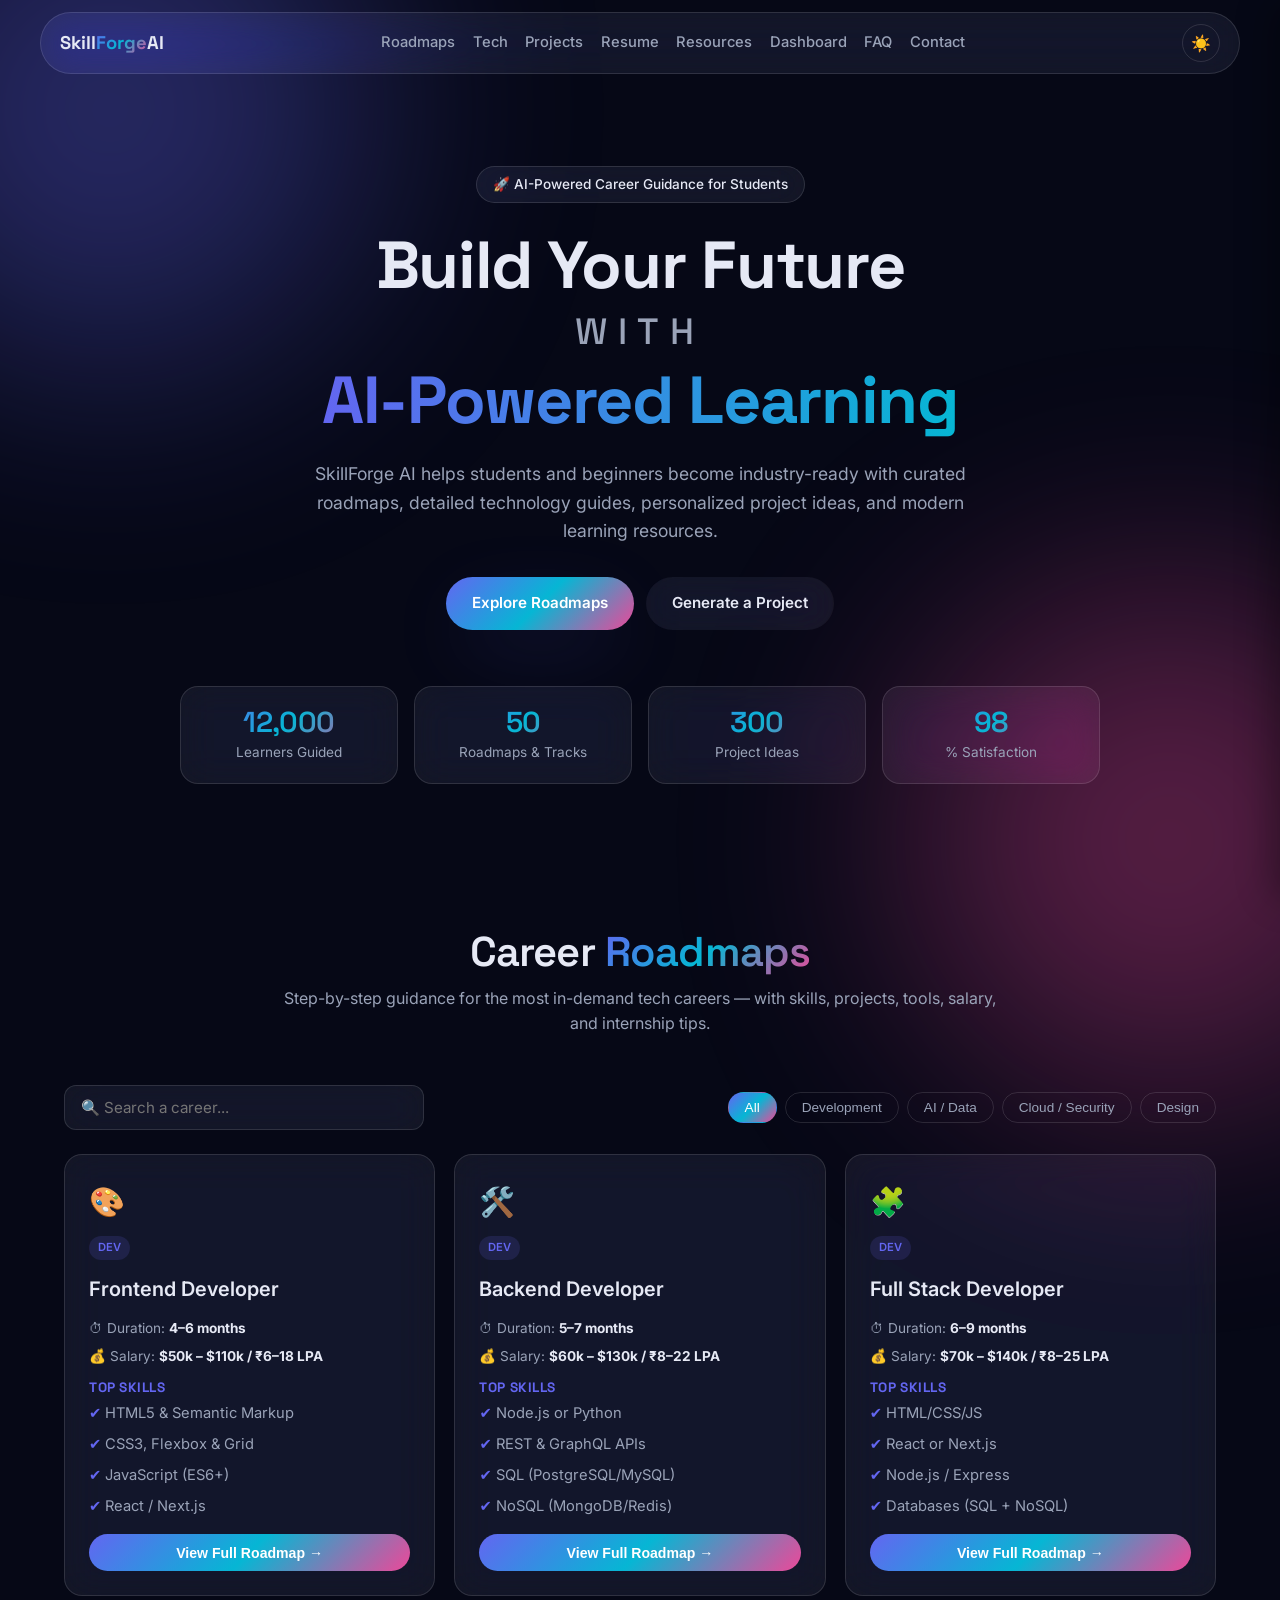
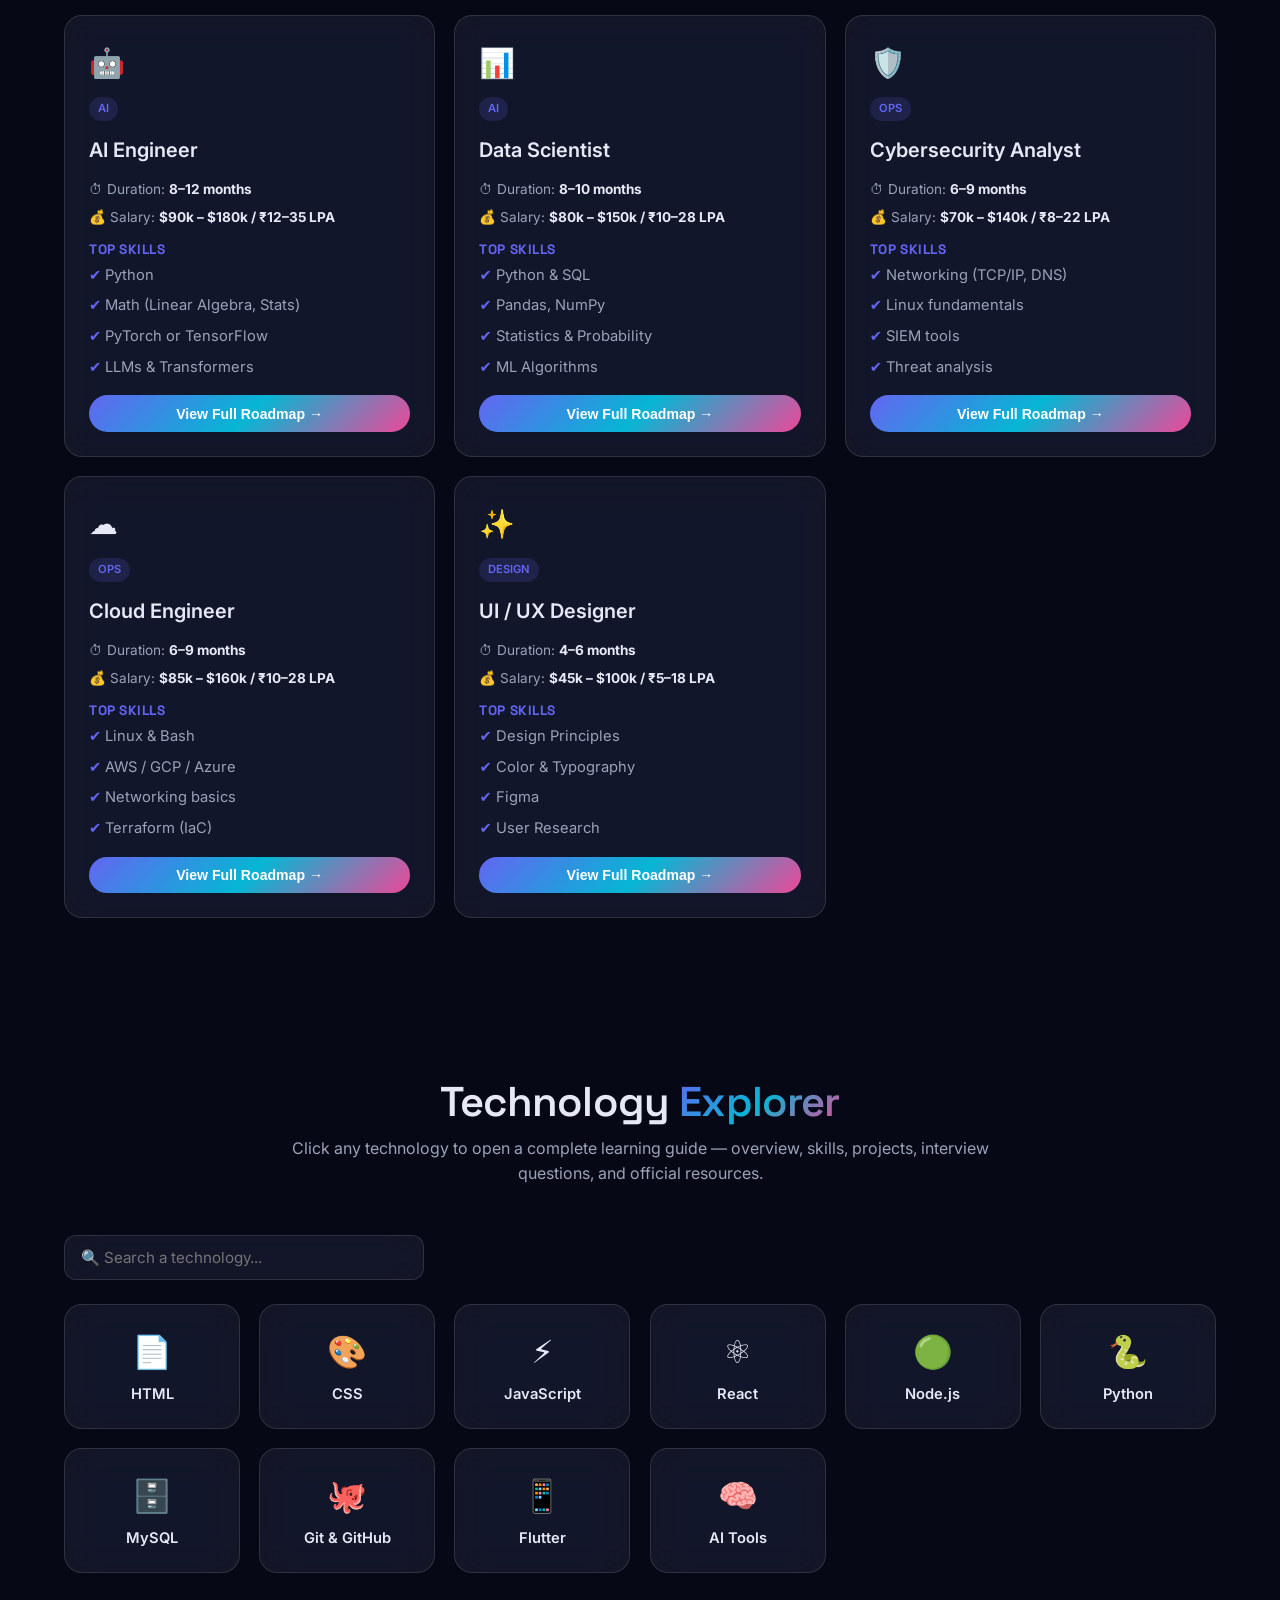
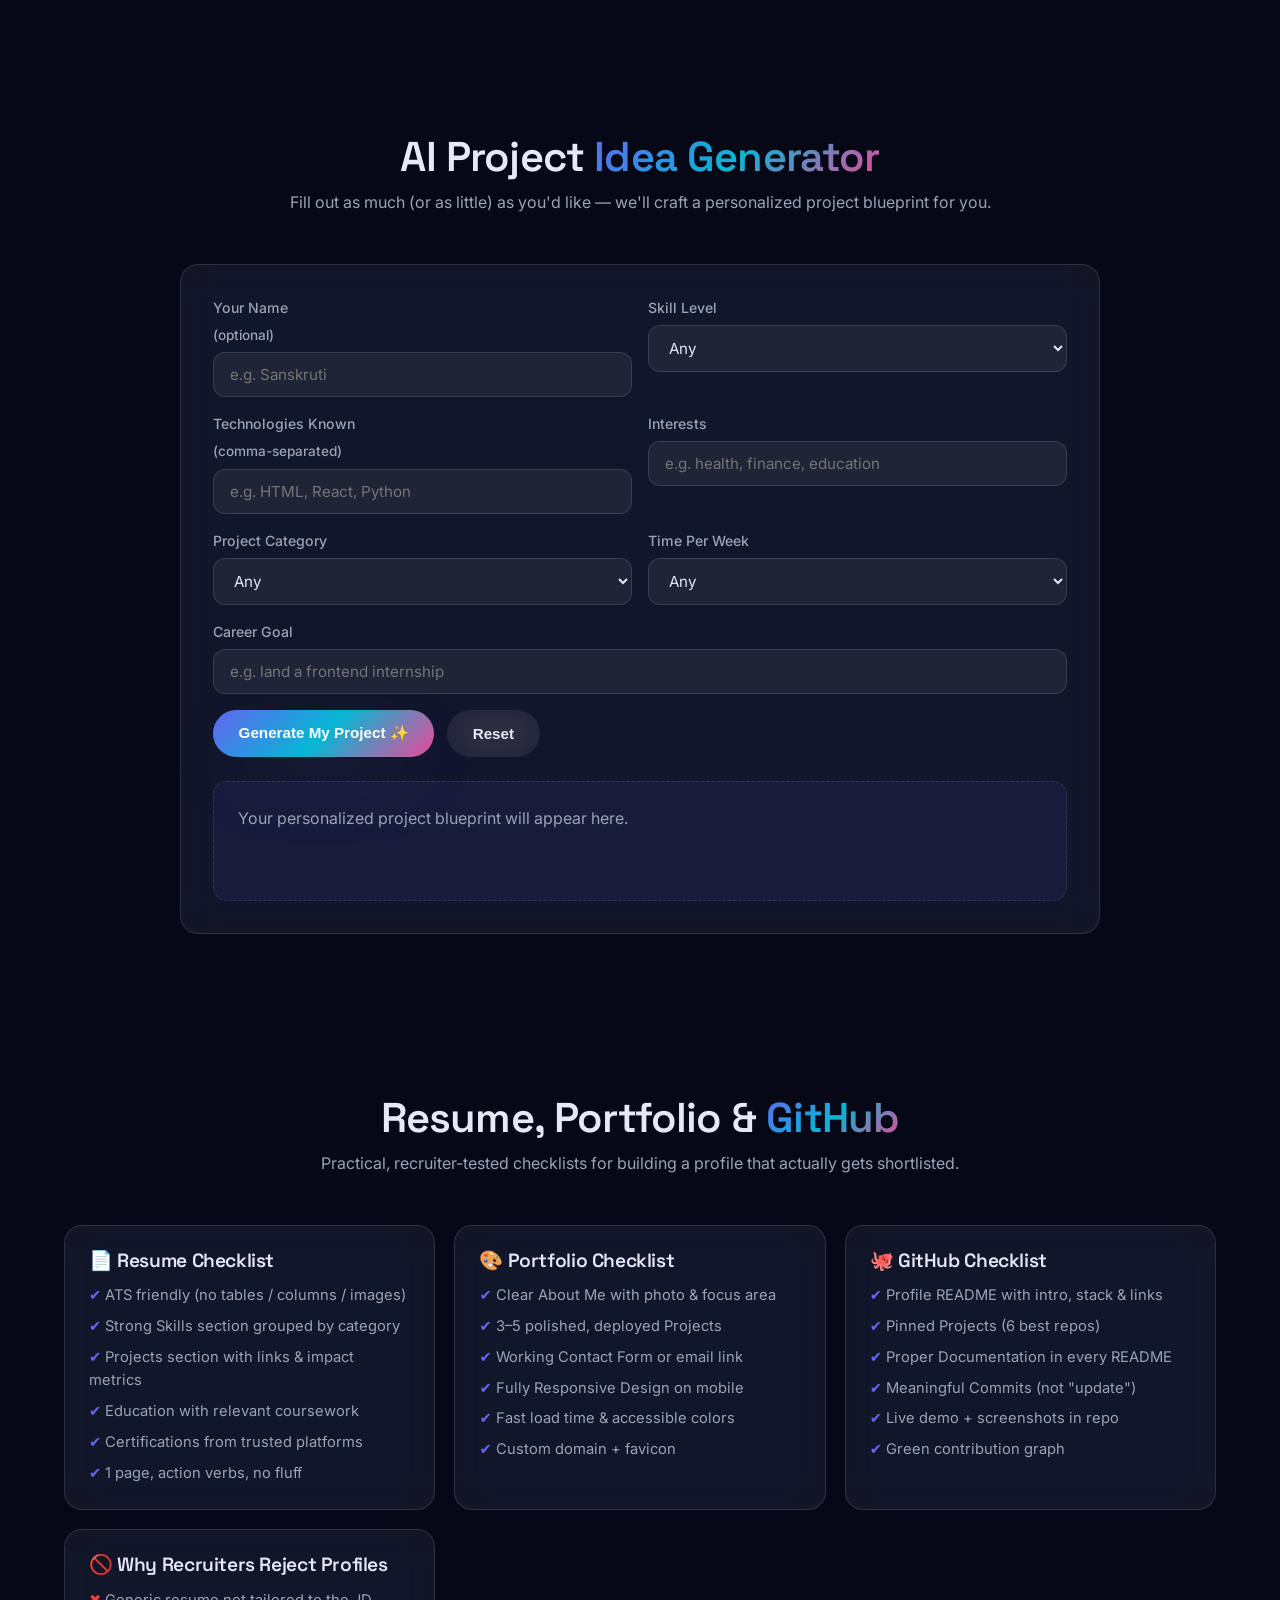
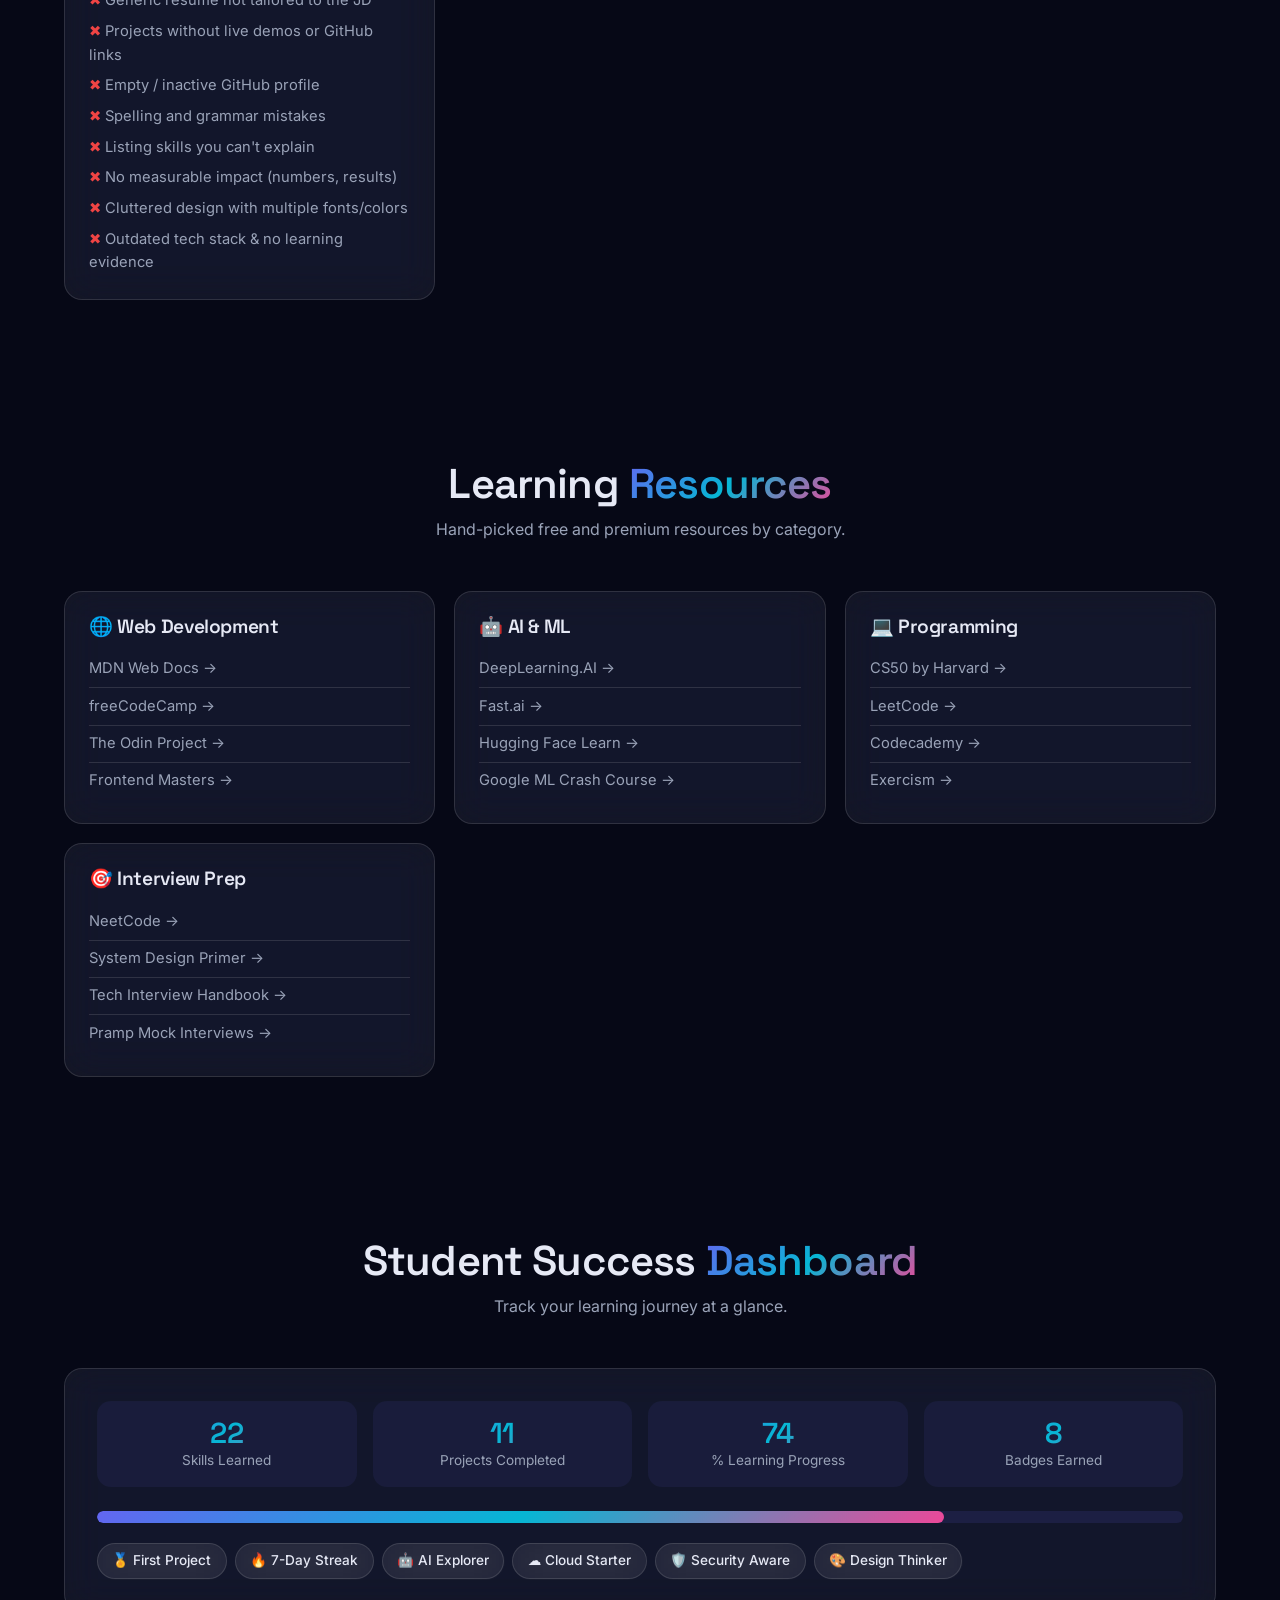
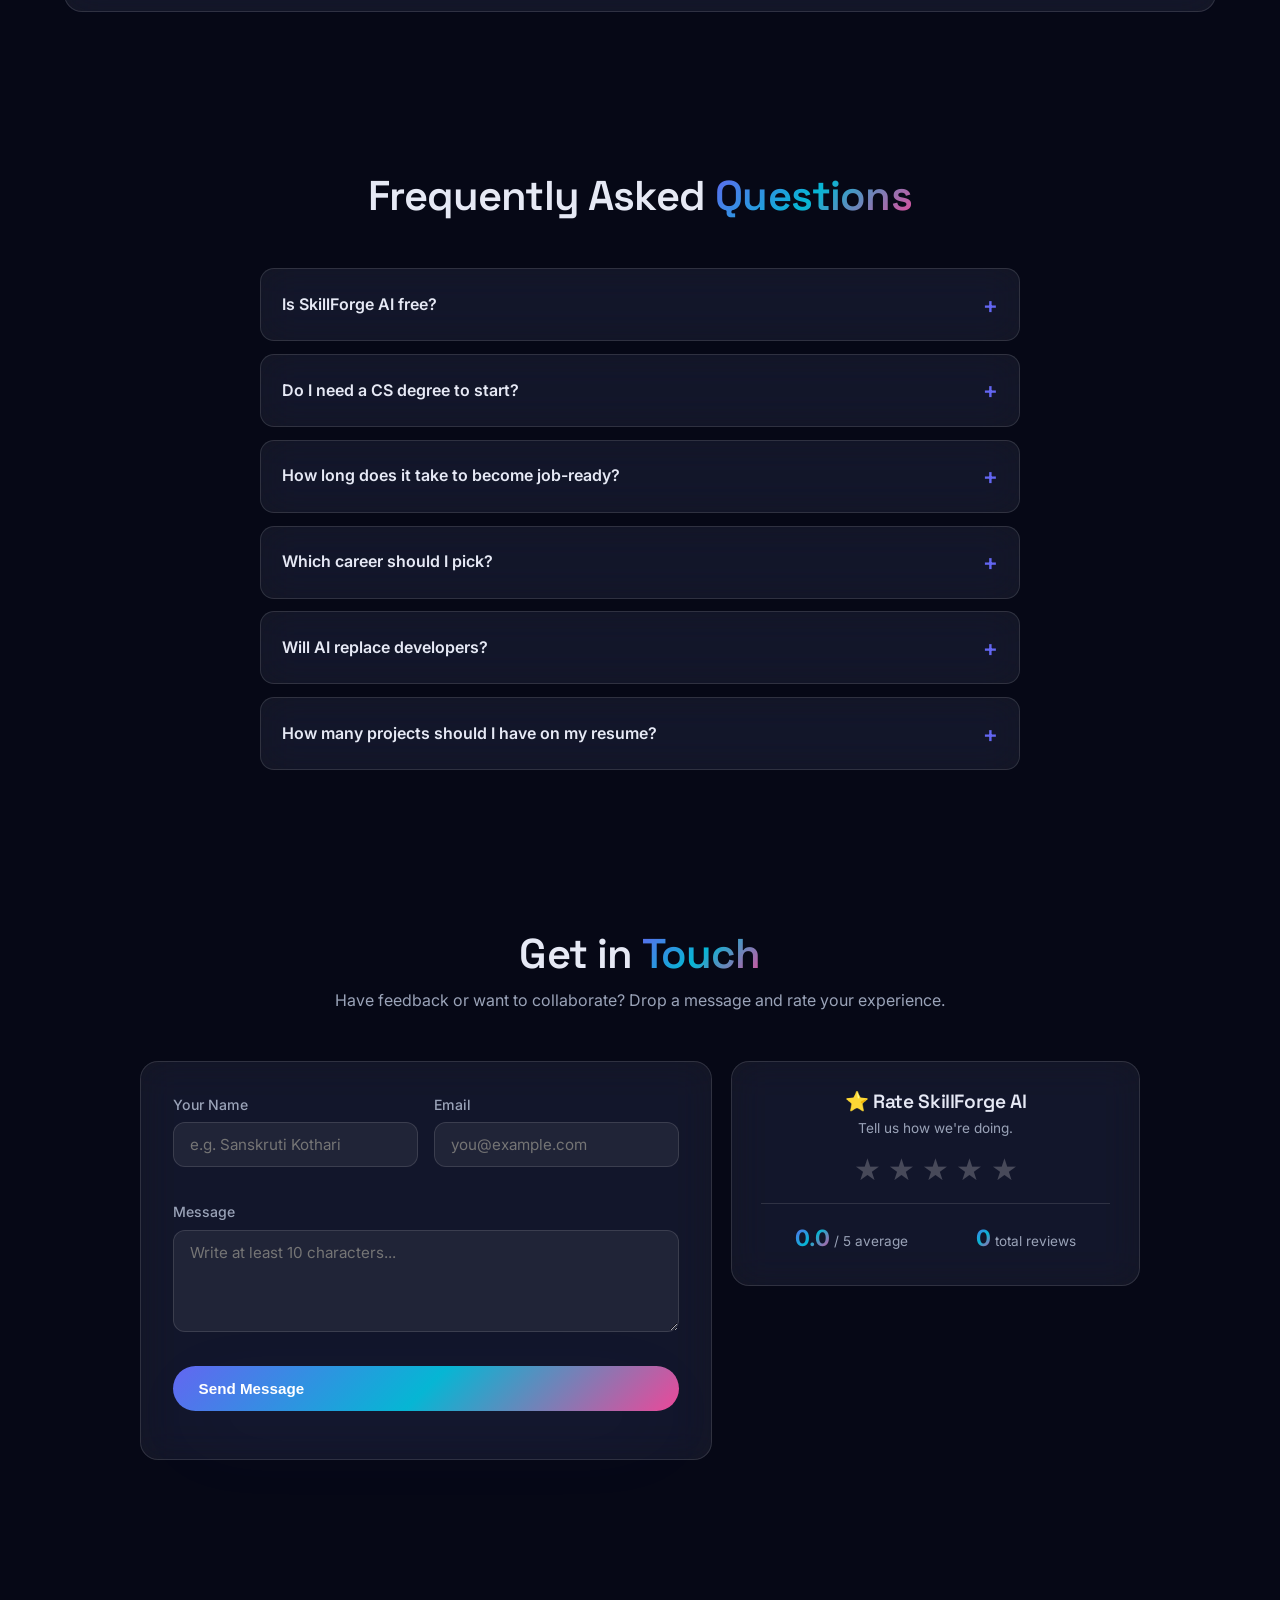
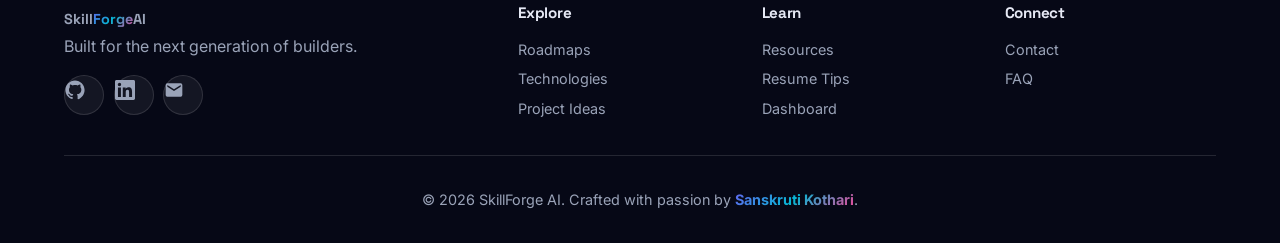
<file: SkillForgeAI/index.html>
<!DOCTYPE html>
<html lang="en" data-theme="dark">
<head>
  <meta charset="UTF-8" />
  <meta name="viewport" content="width=device-width, initial-scale=1.0" />
  <title>SkillForge AI — Build Your Future With AI-Powered Learning</title>
  <meta name="description" content="SkillForge AI helps students discover career roadmaps in Software Development, AI, Data Science, Cybersecurity, Cloud, and UI/UX — with detailed project ideas, resources, and resume guidance." />
  <link rel="preconnect" href="https://fonts.googleapis.com" />
  <link rel="preconnect" href="https://fonts.gstatic.com" crossorigin />
  <link href="https://fonts.googleapis.com/css2?family=Space+Grotesk:wght@400;500;600;700&family=Inter:wght@400;500;600;700&display=swap" rel="stylesheet" />
  <link rel="stylesheet" href="style.css" />
</head>
<body>
  <!-- Scroll progress bar -->
  <div id="scrollProgress" class="scroll-progress"></div>

  <!-- Loading Screen -->
  <div id="loader" class="loader">
    <div class="loader-ring"></div>
    <p class="loader-text">Skill<span>Forge</span>AI</p>
  </div>

  <!-- Navbar -->
  <header class="nav glass">
    <a href="#home" class="logo">Skill<span>Forge</span>AI</a>
    <nav class="nav-links">
      <a href="#roadmaps">Roadmaps</a>
      <a href="#tech">Tech</a>
      <a href="#projects">Projects</a>
      <a href="#resume">Resume</a>
      <a href="#resources">Resources</a>
      <a href="#dashboard">Dashboard</a>
      <a href="#faq">FAQ</a>
      <a href="#contact">Contact</a>
    </nav>
    <div class="nav-actions">
      <button id="themeToggle" class="icon-btn" aria-label="Toggle theme" title="Toggle theme">🌙</button>
      <button id="menuToggle" class="menu-toggle" aria-label="Open navigation menu" aria-expanded="false" aria-controls="mobileSidebar">
        <span class="hamburger-line"></span>
        <span class="hamburger-line"></span>
        <span class="hamburger-line"></span>
      </button>
    </div>
  </header>

  <!-- Hero -->
  <section id="home" class="hero">
    <div class="hero-bg"></div>
    <div class="hero-inner reveal">
      <span class="pill glass">🚀 AI-Powered Career Guidance for Students</span>
      <h1 class="hero-title">
        <span class="line">Build Your Future</span>
        <span class="line connector">With</span>
        <span class="line gradient-text shimmer">AI-Powered Learning</span>
      </h1>
      <p class="lead">SkillForge AI helps students and beginners become industry-ready with curated roadmaps, detailed technology guides, personalized project ideas, and modern learning resources.</p>
      <div class="hero-cta">
        <a href="#roadmaps" class="btn btn-primary">Explore Roadmaps</a>
        <a href="#projects" class="btn btn-ghost glass">Generate a Project</a>
      </div>
      <div class="hero-stats">
        <div class="stat glass"><h3 data-counter="12000">0</h3><p>Learners Guided</p></div>
        <div class="stat glass"><h3 data-counter="50">0</h3><p>Roadmaps & Tracks</p></div>
        <div class="stat glass"><h3 data-counter="300">0</h3><p>Project Ideas</p></div>
        <div class="stat glass"><h3 data-counter="98">0</h3><p>% Satisfaction</p></div>
      </div>
    </div>
  </section>

  <!-- Career Roadmaps -->
  <section id="roadmaps" class="section">
    <div class="section-head reveal">
      <h2>Career <span class="gradient-text">Roadmaps</span></h2>
      <p>Step-by-step guidance for the most in-demand tech careers — with skills, projects, tools, salary, and internship tips.</p>
    </div>
    <div class="toolbar reveal">
      <input id="roadmapSearch" type="text" placeholder="🔍 Search a career..." class="input glass" aria-label="Search career roadmaps" />
      <div class="filters" id="roadmapFilters" role="tablist">
        <button class="chip active" data-filter="all">All</button>
        <button class="chip" data-filter="dev">Development</button>
        <button class="chip" data-filter="ai">AI / Data</button>
        <button class="chip" data-filter="ops">Cloud / Security</button>
        <button class="chip" data-filter="design">Design</button>
      </div>
    </div>
    <div id="roadmapGrid" class="grid roadmap-grid"></div>
  </section>

  <!-- Tech Explorer -->
  <section id="tech" class="section">
    <div class="section-head reveal">
      <h2>Technology <span class="gradient-text">Explorer</span></h2>
      <p>Click any technology to open a complete learning guide — overview, skills, projects, interview questions, and official resources.</p>
    </div>
    <div class="toolbar reveal">
      <input id="techSearch" type="text" placeholder="🔍 Search a technology..." class="input glass" aria-label="Search technologies" />
    </div>
    <div id="techGrid" class="grid tech-grid"></div>
  </section>

  <!-- AI Project Ideas Generator -->
  <section id="projects" class="section">
    <div class="section-head reveal">
      <h2>AI Project <span class="gradient-text">Idea Generator</span></h2>
      <p>Fill out as much (or as little) as you'd like — we'll craft a personalized project blueprint for you.</p>
    </div>
    <div class="ideas-card glass reveal">
      <form id="ideaForm" class="ideas-form" onsubmit="event.preventDefault(); generateProject();">
        <div class="form-grid">
          <label>Your Name <span class="muted small">(optional)</span>
            <input class="input" type="text" id="pgName" placeholder="e.g. Sanskruti" />
          </label>
          <label>Skill Level
            <select class="input" id="pgLevel">
              <option value="">Any</option>
              <option value="beginner">Beginner</option>
              <option value="intermediate">Intermediate</option>
              <option value="advanced">Advanced</option>
            </select>
          </label>
          <label>Technologies Known <span class="muted small">(comma-separated)</span>
            <input class="input" type="text" id="pgTech" placeholder="e.g. HTML, React, Python" />
          </label>
          <label>Interests
            <input class="input" type="text" id="pgInterests" placeholder="e.g. health, finance, education" />
          </label>
          <label>Project Category
            <select class="input" id="pgCategory">
              <option value="">Any</option>
              <option value="web">Web App</option>
              <option value="ai">AI / ML</option>
              <option value="mobile">Mobile App</option>
              <option value="data">Data / Analytics</option>
              <option value="security">Cybersecurity</option>
              <option value="cloud">Cloud / DevOps</option>
            </select>
          </label>
          <label>Time Per Week
            <select class="input" id="pgTime">
              <option value="">Any</option>
              <option>1–3 hours</option>
              <option>4–7 hours</option>
              <option>8–15 hours</option>
              <option>15+ hours</option>
            </select>
          </label>
          <label class="full">Career Goal
            <input class="input" type="text" id="pgGoal" placeholder="e.g. land a frontend internship" />
          </label>
        </div>
        <div class="ideas-controls">
          <button class="btn btn-primary" type="submit">Generate My Project ✨</button>
          <button class="btn btn-ghost glass" type="button" id="pgReset">Reset</button>
        </div>
      </form>
      <div id="ideaOutput" class="idea-output" aria-live="polite">
        <p class="muted">Your personalized project blueprint will appear here.</p>
      </div>
    </div>
  </section>

  <!-- Resume / Portfolio / GitHub -->
  <section id="resume" class="section">
    <div class="section-head reveal">
      <h2>Resume, Portfolio & <span class="gradient-text">GitHub</span></h2>
      <p>Practical, recruiter-tested checklists for building a profile that actually gets shortlisted.</p>
    </div>
    <div class="grid checklist-grid">
      <div class="card glass reveal">
        <h3>📄 Resume Checklist</h3>
        <ul>
          <li>ATS friendly (no tables / columns / images)</li>
          <li>Strong Skills section grouped by category</li>
          <li>Projects section with links & impact metrics</li>
          <li>Education with relevant coursework</li>
          <li>Certifications from trusted platforms</li>
          <li>1 page, action verbs, no fluff</li>
        </ul>
      </div>
      <div class="card glass reveal">
        <h3>🎨 Portfolio Checklist</h3>
        <ul>
          <li>Clear About Me with photo & focus area</li>
          <li>3–5 polished, deployed Projects</li>
          <li>Working Contact Form or email link</li>
          <li>Fully Responsive Design on mobile</li>
          <li>Fast load time & accessible colors</li>
          <li>Custom domain + favicon</li>
        </ul>
      </div>
      <div class="card glass reveal">
        <h3>🐙 GitHub Checklist</h3>
        <ul>
          <li>Profile README with intro, stack & links</li>
          <li>Pinned Projects (6 best repos)</li>
          <li>Proper Documentation in every README</li>
          <li>Meaningful Commits (not "update")</li>
          <li>Live demo + screenshots in repo</li>
          <li>Green contribution graph</li>
        </ul>
      </div>
      <div class="card glass reveal danger">
        <h3>🚫 Why Recruiters Reject Profiles</h3>
        <ul>
          <li>Generic resume not tailored to the JD</li>
          <li>Projects without live demos or GitHub links</li>
          <li>Empty / inactive GitHub profile</li>
          <li>Spelling and grammar mistakes</li>
          <li>Listing skills you can't explain</li>
          <li>No measurable impact (numbers, results)</li>
          <li>Cluttered design with multiple fonts/colors</li>
          <li>Outdated tech stack & no learning evidence</li>
        </ul>
      </div>
    </div>
  </section>

  <!-- Resources -->
  <section id="resources" class="section">
    <div class="section-head reveal">
      <h2>Learning <span class="gradient-text">Resources</span></h2>
      <p>Hand-picked free and premium resources by category.</p>
    </div>
    <div id="resourceGrid" class="grid resource-grid"></div>
  </section>

  <!-- Dashboard -->
  <section id="dashboard" class="section">
    <div class="section-head reveal">
      <h2>Student Success <span class="gradient-text">Dashboard</span></h2>
      <p>Track your learning journey at a glance.</p>
    </div>
    <div class="dashboard glass reveal">
      <div class="dash-stats">
        <div class="dash-stat"><h3 data-counter="24">0</h3><p>Skills Learned</p></div>
        <div class="dash-stat"><h3 data-counter="12">0</h3><p>Projects Completed</p></div>
        <div class="dash-stat"><h3 data-counter="78">0</h3><p>% Learning Progress</p></div>
        <div class="dash-stat"><h3 data-counter="9">0</h3><p>Badges Earned</p></div>
      </div>
      <div class="progress" title="Overall progress">
        <div class="progress-bar" style="--p:78%"></div>
      </div>
      <div class="badges">
        <span class="badge glass">🏅 First Project</span>
        <span class="badge glass">🔥 7-Day Streak</span>
        <span class="badge glass">🤖 AI Explorer</span>
        <span class="badge glass">☁️ Cloud Starter</span>
        <span class="badge glass">🛡️ Security Aware</span>
        <span class="badge glass">🎨 Design Thinker</span>
      </div>
    </div>
  </section>

  <!-- FAQ -->
  <section id="faq" class="section">
    <div class="section-head reveal">
      <h2>Frequently Asked <span class="gradient-text">Questions</span></h2>
    </div>
    <div id="faqList" class="faq"></div>
  </section>

  <!-- Contact + Rating -->
  <section id="contact" class="section">
    <div class="section-head reveal">
      <h2>Get in <span class="gradient-text">Touch</span></h2>
      <p>Have feedback or want to collaborate? Drop a message and rate your experience.</p>
    </div>

    <div class="contact-wrap">
      <form id="contactForm" class="contact glass reveal" onsubmit="event.preventDefault(); handleContact();" novalidate>
        <div class="row">
          <label class="field">
            <span>Your Name</span>
            <input class="input" type="text" id="cName" placeholder="e.g. Sanskruti Kothari" required />
            <small class="err" id="errName"></small>
          </label>
          <label class="field">
            <span>Email</span>
            <input class="input" type="email" id="cEmail" placeholder="you@example.com" required />
            <small class="err" id="errEmail"></small>
          </label>
        </div>
        <label class="field">
          <span>Message</span>
          <textarea class="input" id="cMsg" rows="4" placeholder="Write at least 10 characters..." required></textarea>
          <small class="err" id="errMsg"></small>
        </label>
        <button class="btn btn-primary" type="submit">Send Message</button>
        <p id="contactStatus" class="muted small"></p>
      </form>

      <div class="rating-card glass reveal">
        <h3>⭐ Rate SkillForge AI</h3>
        <p class="muted small">Tell us how we're doing.</p>
        <div class="stars" id="starInput" role="radiogroup" aria-label="Rate the website">
          <button type="button" class="star" data-v="1" aria-label="1 star">★</button>
          <button type="button" class="star" data-v="2" aria-label="2 stars">★</button>
          <button type="button" class="star" data-v="3" aria-label="3 stars">★</button>
          <button type="button" class="star" data-v="4" aria-label="4 stars">★</button>
          <button type="button" class="star" data-v="5" aria-label="5 stars">★</button>
        </div>
        <p id="ratingStatus" class="muted small"></p>
        <div class="rating-summary">
          <div><strong id="avgRating">0.0</strong><span class="muted small"> / 5 average</span></div>
          <div><strong id="totalReviews">0</strong><span class="muted small"> total reviews</span></div>
        </div>
      </div>
    </div>
  </section>

  <!-- Footer -->
  <footer class="footer">
    <div class="footer-grid">
      <div>
        <a href="#home" class="logo">Skill<span>Forge</span>AI</a>
        <p class="muted">Built for the next generation of builders.</p>
        <div class="socials">
          <a href="https://github.com" target="_blank" rel="noopener" class="social" aria-label="GitHub" title="GitHub">
            <svg viewBox="0 0 24 24" width="20" height="20" fill="currentColor"><path d="M12 .5C5.65.5.5 5.65.5 12c0 5.08 3.29 9.39 7.86 10.91.58.1.79-.25.79-.56v-2c-3.2.7-3.88-1.37-3.88-1.37-.53-1.34-1.3-1.7-1.3-1.7-1.06-.72.08-.71.08-.71 1.17.08 1.79 1.2 1.79 1.2 1.04 1.79 2.74 1.27 3.41.97.1-.76.41-1.27.74-1.56-2.55-.29-5.24-1.28-5.24-5.69 0-1.26.45-2.29 1.2-3.1-.12-.29-.52-1.47.11-3.06 0 0 .98-.31 3.2 1.18.93-.26 1.92-.39 2.91-.39.99 0 1.98.13 2.91.39 2.22-1.49 3.2-1.18 3.2-1.18.63 1.59.23 2.77.11 3.06.75.81 1.2 1.84 1.2 3.1 0 4.42-2.7 5.4-5.27 5.68.42.36.8 1.08.8 2.18v3.23c0 .31.21.67.8.56C20.21 21.39 23.5 17.08 23.5 12 23.5 5.65 18.35.5 12 .5z"/></svg>
          </a>
          <a href="https://linkedin.com" target="_blank" rel="noopener" class="social" aria-label="LinkedIn" title="LinkedIn">
            <svg viewBox="0 0 24 24" width="20" height="20" fill="currentColor"><path d="M20.45 20.45h-3.55v-5.57c0-1.33-.03-3.05-1.86-3.05-1.86 0-2.15 1.45-2.15 2.95v5.67H9.34V9h3.41v1.56h.05c.48-.9 1.64-1.86 3.38-1.86 3.61 0 4.27 2.38 4.27 5.47v6.28zM5.34 7.43a2.06 2.06 0 1 1 0-4.13 2.06 2.06 0 0 1 0 4.13zM7.12 20.45H3.56V9h3.56v11.45zM22.22 0H1.77C.79 0 0 .78 0 1.74v20.51C0 23.22.79 24 1.77 24h20.45C23.2 24 24 23.22 24 22.25V1.74C24 .78 23.2 0 22.22 0z"/></svg>
          </a>
          <a href="mailto:hello@skillforge.ai" class="social" aria-label="Email" title="Email">
            <svg viewBox="0 0 24 24" width="20" height="20" fill="currentColor"><path d="M20 4H4a2 2 0 0 0-2 2v12a2 2 0 0 0 2 2h16a2 2 0 0 0 2-2V6a2 2 0 0 0-2-2zm0 4.24-8 5-8-5V6l8 5 8-5z"/></svg>
          </a>
        </div>
      </div>
      <div>
        <h4>Explore</h4>
        <a href="#roadmaps">Roadmaps</a>
        <a href="#tech">Technologies</a>
        <a href="#projects">Project Ideas</a>
      </div>
      <div>
        <h4>Learn</h4>
        <a href="#resources">Resources</a>
        <a href="#resume">Resume Tips</a>
        <a href="#dashboard">Dashboard</a>
      </div>
      <div>
        <h4>Connect</h4>
        <a href="#contact">Contact</a>
        <a href="#faq">FAQ</a>
      </div>
    </div>
    <p class="copyright">© <span id="year"></span> SkillForge AI. Crafted with passion by <strong>Sanskruti Kothari</strong>.</p>
  </footer>

  <button id="backToTop" class="back-top glass" aria-label="Back to top" title="Back to top">↑</button>

  <!-- Modal -->
  <div id="modal" class="modal" aria-hidden="true">
    <div class="modal-card glass">
      <button id="modalClose" class="modal-close" aria-label="Close">✕</button>
      <div id="modalBody"></div>
    </div>
  </div>

  <!-- Sidebar Overlay -->
  <div id="sidebarOverlay" class="sidebar-overlay" aria-hidden="true"></div>

  <!-- Mobile Sidebar -->
  <aside id="mobileSidebar" class="mobile-sidebar" aria-hidden="true" role="dialog" aria-modal="true" aria-label="Navigation Menu">
    <div class="sidebar-header">
      <a href="#home" class="logo">Skill<span>Forge</span>AI</a>
      <button id="closeSidebar" class="close-btn" aria-label="Close navigation menu">✕</button>
    </div>
    <nav class="sidebar-nav">
      <a href="#roadmaps" class="sidebar-link">Roadmaps</a>
      <a href="#tech" class="sidebar-link">Tech</a>
      <a href="#projects" class="sidebar-link">Projects</a>
      <a href="#resume" class="sidebar-link">Resume</a>
      <a href="#resources" class="sidebar-link">Resources</a>
      <a href="#dashboard" class="sidebar-link">Dashboard</a>
      <a href="#faq" class="sidebar-link">FAQ</a>
      <a href="#contact" class="sidebar-link">Contact</a>
    </nav>
  </aside>

  <script src="script.js"></script>
</body>
</html>
</file>
<file: SkillForgeAI/style.css>
/* SkillForge AI — Global styles */

:root {
  --bg: #f6f7fb;
  --surface: rgba(255, 255, 255, 0.6);
  --surface-border: rgba(20, 20, 40, 0.08);
  --text: #0f172a;
  --muted: #475569;
  --primary: #6366f1;
  --primary-2: #06b6d4;
  --accent: #ec4899;
  --gradient: linear-gradient(135deg, #6366f1, #06b6d4 50%, #ec4899);
  --shadow: 0 20px 60px -20px rgba(99, 102, 241, 0.35);
  --radius: 18px;
  --danger: #ef4444;
}

[data-theme="dark"] {
  --bg: #060816;
  --surface: rgba(255, 255, 255, 0.06);
  --surface-border: rgba(255, 255, 255, 0.12);
  --text: #e6e9f5;
  --muted: #9aa3b8;
  --shadow: 0 25px 80px -20px rgba(99, 102, 241, 0.45);
}

* { box-sizing: border-box; margin: 0; padding: 0; }
html { scroll-behavior: smooth; }

body {
  font-family: "Inter", system-ui, -apple-system, sans-serif;
  background: var(--bg);
  color: var(--text);
  line-height: 1.6;
  overflow-x: hidden;
  position: relative;
  min-height: 100vh;
}

body::before, body::after {
  content: "";
  position: fixed;
  width: 520px; height: 520px;
  border-radius: 50%;
  filter: blur(120px);
  opacity: 0.5;
  z-index: -1;
  pointer-events: none;
}
body::before { background: #6366f1; top: -150px; left: -150px; }
body::after { background: #ec4899; bottom: -200px; right: -150px; }
[data-theme="dark"] body::before { opacity: 0.35; }
[data-theme="dark"] body::after { opacity: 0.35; }

h1, h2, h3, h4 { font-family: "Space Grotesk", "Inter", sans-serif; line-height: 1.15; letter-spacing: -0.02em; }
h1 { font-size: clamp(2.2rem, 5.2vw, 4.2rem); font-weight: 700; }
h2 { font-size: clamp(1.8rem, 3.5vw, 2.6rem); font-weight: 600; }
h3 { font-size: 1.2rem; font-weight: 600; }
a { color: inherit; text-decoration: none; transition: color .2s; }
a:hover { color: var(--primary); }

.gradient-text {
  background: var(--gradient);
  -webkit-background-clip: text;
  background-clip: text;
  color: transparent;
}

.glass {
  background: var(--surface);
  border: 1px solid var(--surface-border);
  backdrop-filter: blur(18px) saturate(160%);
  -webkit-backdrop-filter: blur(18px) saturate(160%);
}

.muted { color: var(--muted); }
.small { font-size: .85rem; }

/* Scroll progress */
.scroll-progress {
  position: fixed; top: 0; left: 0;
  height: 3px; width: 0%;
  background: var(--gradient);
  z-index: 200;
  transition: width .1s linear;
}

/* Loader */
.loader {
  position: fixed; inset: 0;
  background: var(--bg);
  display: flex; flex-direction: column;
  align-items: center; justify-content: center;
  gap: 1rem; z-index: 9999;
  transition: opacity .5s, visibility .5s;
}
.loader.hidden { opacity: 0; visibility: hidden; }
.loader-ring {
  width: 60px; height: 60px;
  border-radius: 50%;
  border: 3px solid transparent;
  border-top-color: var(--primary);
  border-right-color: var(--accent);
  animation: spin 1s linear infinite;
}
.loader-text { font-family: "Space Grotesk", sans-serif; font-weight: 700; font-size: 1.4rem; }
.loader-text span { background: var(--gradient); -webkit-background-clip: text; color: transparent; }
@keyframes spin { to { transform: rotate(360deg); } }

/* Nav */
.nav {
  position: sticky; top: 12px;
  margin: 12px auto;
  z-index: 100;
  display: flex;
  align-items: center;
  justify-content: space-between;
  padding: 0.7rem 1.2rem;
  border-radius: 999px;
  max-width: 1200px;
  width: calc(100% - 24px);
}
.logo { font-family: "Space Grotesk", sans-serif; font-weight: 700; font-size: 1.15rem; }
.logo span { background: var(--gradient); -webkit-background-clip: text; color: transparent; }
.nav-links { display: flex; gap: 1.1rem; font-size: .92rem; font-weight: 500; }
.nav-links a { color: var(--muted); }
.nav-links a:hover { color: var(--text); }
.nav-actions { display: flex; gap: .5rem; }
.icon-btn {
  background: transparent; border: 1px solid var(--surface-border);
  width: 38px; height: 38px; border-radius: 50%;
  cursor: pointer; font-size: 1rem; color: var(--text);
  transition: transform .2s, background .2s;
}
.icon-btn:hover { transform: scale(1.08); background: var(--surface); }
.mobile-only { display: none; }

/* Hero */
.hero { position: relative; padding: 5rem 1.5rem 4rem; text-align: center; }
.hero-inner { max-width: 920px; margin: 0 auto; }
.pill { display: inline-block; padding: .4rem 1rem; border-radius: 999px; font-size: .85rem; font-weight: 500; margin-bottom: 1.5rem; }

.hero-title { display: flex; flex-direction: column; gap: .3rem; align-items: center; }
.hero-title .line { display: block; }
.hero-title .connector { font-size: .55em; font-weight: 500; color: var(--muted); text-transform: uppercase; letter-spacing: .3em; margin: .2rem 0; }
.hero-title .shimmer {
  background: linear-gradient(90deg, #6366f1, #06b6d4, #ec4899, #6366f1);
  background-size: 300% 100%;
  -webkit-background-clip: text; background-clip: text; color: transparent;
  animation: shimmer 6s linear infinite, popIn .9s ease both;
}
@keyframes shimmer { to { background-position: 300% 0; } }
@keyframes popIn { from { transform: translateY(20px) scale(.96); opacity: 0; } to { transform: none; opacity: 1; } }

.lead { color: var(--muted); font-size: 1.1rem; max-width: 680px; margin: 1.4rem auto 2rem; }
.hero-cta { display: flex; gap: .8rem; justify-content: center; flex-wrap: wrap; }
.btn {
  display: inline-flex; align-items: center; gap: .5rem;
  padding: .9rem 1.6rem; border-radius: 999px;
  font-weight: 600; cursor: pointer; border: none; font-size: .95rem;
  transition: transform .25s, box-shadow .25s, opacity .2s;
}
.btn-primary { background: var(--gradient); color: #fff; box-shadow: var(--shadow); }
.btn-primary:hover { transform: translateY(-3px); }
.btn-ghost { color: var(--text); }
.btn-ghost:hover { transform: translateY(-3px); }

.hero-stats { margin-top: 3.5rem; display: grid; grid-template-columns: repeat(4, 1fr); gap: 1rem; }
.stat { padding: 1.2rem; border-radius: var(--radius); text-align: center; }
.stat h3 { font-size: 1.8rem; background: var(--gradient); -webkit-background-clip: text; color: transparent; }
.stat p { color: var(--muted); font-size: .85rem; margin-top: .2rem; }

/* Sections */
.section { max-width: 1200px; margin: 0 auto; padding: 5rem 1.5rem; }
.section-head { text-align: center; margin-bottom: 3rem; }
.section-head p { color: var(--muted); margin-top: .6rem; max-width: 720px; margin-left: auto; margin-right: auto; }

.grid { display: grid; gap: 1.2rem; }
.roadmap-grid { grid-template-columns: repeat(auto-fill, minmax(290px, 1fr)); }
.tech-grid { grid-template-columns: repeat(auto-fill, minmax(160px, 1fr)); }
.checklist-grid { grid-template-columns: repeat(auto-fit, minmax(280px, 1fr)); }
.resource-grid { grid-template-columns: repeat(auto-fit, minmax(280px, 1fr)); }

.card {
  padding: 1.5rem;
  border-radius: var(--radius);
  transition: transform .3s, box-shadow .3s, border-color .3s;
  position: relative; overflow: hidden;
}
.card:hover { transform: translateY(-6px); box-shadow: var(--shadow); }
.card h3 { margin-bottom: .8rem; }
.card ul { list-style: none; display: flex; flex-direction: column; gap: .45rem; color: var(--muted); font-size: .92rem; }
.card ul li::before { content: "✔ "; color: var(--primary); }
.card.danger ul li::before { content: "✖ "; color: var(--danger); }

/* Roadmap card */
.roadmap-card .role { font-size: 1.25rem; font-weight: 600; margin-bottom: .25rem; }
.roadmap-card .tag {
  display: inline-block; font-size: .7rem; font-weight: 600;
  padding: .2rem .55rem; border-radius: 999px;
  background: rgba(99, 102, 241, .15); color: var(--primary);
  margin-bottom: .8rem;
}
.roadmap-card .meta { display: flex; flex-direction: column; gap: .4rem; font-size: .85rem; color: var(--muted); margin: .8rem 0; }
.roadmap-card .meta span strong { color: var(--text); }
.roadmap-card .btn { width: 100%; justify-content: center; margin-top: 1rem; padding: .65rem 1rem; font-size: .88rem; }

/* Tech card */
.tech-card {
  cursor: pointer; text-align: center;
  padding: 1.3rem .8rem; border-radius: var(--radius);
  transition: transform .25s, box-shadow .25s;
}
.tech-card:hover { transform: translateY(-5px) scale(1.03); box-shadow: var(--shadow); }
.tech-card .icon { font-size: 2rem; margin-bottom: .4rem; }
.tech-card p { font-size: .92rem; font-weight: 600; }

/* Toolbar */
.toolbar {
  display: flex; flex-wrap: wrap; gap: 1rem; align-items: center;
  justify-content: space-between; margin-bottom: 1.5rem;
}
.input {
  padding: .75rem 1rem; border-radius: 12px;
  border: 1px solid var(--surface-border);
  background: var(--surface); color: var(--text);
  font-size: .95rem; width: 100%; max-width: 360px;
  outline: none; transition: border-color .2s;
  font-family: inherit;
}
.input:focus { border-color: var(--primary); }
textarea.input { resize: vertical; max-width: none; }

.filters { display: flex; gap: .5rem; flex-wrap: wrap; }
.chip {
  padding: .45rem 1rem; border-radius: 999px;
  border: 1px solid var(--surface-border);
  background: transparent; color: var(--muted);
  font-size: .85rem; font-weight: 500; cursor: pointer;
  transition: all .25s;
}
.chip:hover { color: var(--text); }
.chip.active { background: var(--gradient); color: #fff; border-color: transparent; }

/* Ideas generator */
.ideas-card { padding: 2rem; border-radius: var(--radius); max-width: 920px; margin: 0 auto; }
.ideas-form { margin-bottom: 1.5rem; }
.form-grid { display: grid; grid-template-columns: repeat(2, 1fr); gap: 1rem; margin-bottom: 1rem; }
.form-grid label { display: flex; flex-direction: column; gap: .35rem; font-size: .88rem; font-weight: 500; color: var(--muted); }
.form-grid label .input { max-width: none; }
.form-grid label.full { grid-column: 1 / -1; }
.ideas-controls { display: flex; gap: .8rem; flex-wrap: wrap; }
.idea-output {
  background: rgba(99, 102, 241, .08);
  border: 1px dashed var(--surface-border);
  border-radius: 14px; padding: 1.5rem;
  min-height: 120px; animation: fadeIn .4s ease;
}
.idea-output h4 { margin-bottom: .5rem; font-size: 1.1rem; }
.idea-output h5 { font-size: .92rem; margin: 1rem 0 .35rem; color: var(--primary); text-transform: uppercase; letter-spacing: .05em; }
.idea-output ul { padding-left: 1.2rem; color: var(--muted); font-size: .92rem; display: flex; flex-direction: column; gap: .25rem; }
.idea-output pre {
  background: rgba(0,0,0,.25); color: #e6e9f5;
  padding: 1rem; border-radius: 10px; overflow-x: auto;
  font-size: .82rem; font-family: ui-monospace, monospace;
}
[data-theme="light"] .idea-output pre { background: #0f172a; }
.idea-output .meta-pills { display: flex; flex-wrap: wrap; gap: .4rem; margin-top: .6rem; }
.idea-output .meta-pill { font-size: .75rem; padding: .25rem .65rem; border-radius: 999px; background: rgba(99,102,241,.15); color: var(--primary); font-weight: 600; }

/* Dashboard */
.dashboard { padding: 2rem; border-radius: var(--radius); }
.dash-stats { display: grid; grid-template-columns: repeat(auto-fit, minmax(150px, 1fr)); gap: 1rem; margin-bottom: 1.5rem; }
.dash-stat { text-align: center; padding: 1rem; border-radius: 14px; background: rgba(99,102,241,.08); }
.dash-stat h3 { font-size: 1.8rem; background: var(--gradient); -webkit-background-clip: text; color: transparent; }
.dash-stat p { color: var(--muted); font-size: .85rem; }
.progress { height: 12px; background: rgba(99,102,241,.12); border-radius: 999px; overflow: hidden; margin-bottom: 1.2rem; }
.progress-bar { width: var(--p); height: 100%; background: var(--gradient); border-radius: 999px; animation: grow 1.4s ease; }
.badges { display: flex; flex-wrap: wrap; gap: .5rem; }
.badge { padding: .4rem .9rem; border-radius: 999px; font-size: .85rem; font-weight: 500; }

@keyframes grow { from { width: 0; } }
@keyframes fadeIn { from { opacity: 0; transform: translateY(8px); } to { opacity: 1; transform: none; } }

/* FAQ */
.faq { max-width: 760px; margin: 0 auto; display: flex; flex-direction: column; gap: .8rem; }
.faq-item { border-radius: 14px; padding: 1.1rem 1.3rem; cursor: pointer; transition: background .2s; }
.faq-q { display: flex; justify-content: space-between; align-items: center; font-weight: 600; gap: 1rem; }
.faq-q::after { content: "+"; font-size: 1.4rem; color: var(--primary); transition: transform .3s; }
.faq-item.open .faq-q::after { transform: rotate(45deg); }
.faq-a { max-height: 0; overflow: hidden; transition: max-height .35s ease, margin .35s ease; color: var(--muted); }
.faq-item.open .faq-a { max-height: 280px; margin-top: .7rem; }

/* Contact */
.contact-wrap { display: grid; grid-template-columns: 1.4fr 1fr; gap: 1.2rem; max-width: 1000px; margin: 0 auto; align-items: start; }
.contact { padding: 2rem; border-radius: var(--radius); display: flex; flex-direction: column; gap: 1rem; }
.contact .row { display: grid; grid-template-columns: 1fr 1fr; gap: 1rem; }
.field { display: flex; flex-direction: column; gap: .35rem; font-size: .88rem; font-weight: 500; color: var(--muted); }
.field .input { max-width: none; }
.err { color: var(--danger); font-size: .78rem; min-height: 1em; }
.input.invalid { border-color: var(--danger); }

.rating-card { padding: 1.8rem; border-radius: var(--radius); text-align: center; }
.rating-card h3 { margin-bottom: .3rem; }
.stars { display: flex; gap: .25rem; justify-content: center; margin: .8rem 0 .5rem; }
.star { background: transparent; border: none; font-size: 1.9rem; cursor: pointer; color: rgba(150,150,160,.4); transition: transform .15s, color .2s; padding: 0 .1rem; }
.star:hover { transform: scale(1.15); }
.star.active { color: #f5b50a; text-shadow: 0 0 12px rgba(245,181,10,.5); }
.rating-summary { display: flex; justify-content: space-around; margin-top: 1rem; padding-top: 1rem; border-top: 1px solid var(--surface-border); }
.rating-summary strong { font-size: 1.4rem; background: var(--gradient); -webkit-background-clip: text; color: transparent; }

/* Resources */
.resource-card h3 { margin-bottom: .8rem; }
.resource-card a { display: block; padding: .4rem 0; border-bottom: 1px solid var(--surface-border); color: var(--muted); font-size: .92rem; }
.resource-card a:last-child { border: none; }
.resource-card a:hover { color: var(--primary); padding-left: .3rem; transition: padding .2s, color .2s; }

/* Footer */
.footer { padding: 4rem 1.5rem 2rem; max-width: 1200px; margin: 0 auto; }
.footer-grid { display: grid; grid-template-columns: 2fr repeat(3, 1fr); gap: 2rem; margin-bottom: 2rem; padding-bottom: 2rem; border-bottom: 1px solid var(--surface-border); }
.footer-grid h4 { margin-bottom: .8rem; font-size: .95rem; }
.footer-grid a { display: block; color: var(--muted); font-size: .9rem; padding: .2rem 0; }
.copyright { text-align: center; color: var(--muted); font-size: .9rem; }
.copyright strong { background: var(--gradient); -webkit-background-clip: text; color: transparent; }

.socials { display: flex; gap: .6rem; margin-top: 1rem; }
.social {
  width: 40px; height: 40px; display: inline-flex;
  align-items: center; justify-content: center;
  border-radius: 50%; color: var(--muted);
  border: 1px solid var(--surface-border);
  background: var(--surface);
  transition: all .3s;
}
.social:hover { color: #fff; background: var(--gradient); transform: translateY(-3px) rotate(-4deg); border-color: transparent; box-shadow: var(--shadow); }

/* Back to top */
.back-top {
  position: fixed; bottom: 24px; right: 24px;
  width: 46px; height: 46px; border-radius: 50%;
  border: 1px solid var(--surface-border);
  font-size: 1.2rem; cursor: pointer; color: var(--text);
  opacity: 0; pointer-events: none;
  transform: translateY(20px);
  transition: all .3s; z-index: 50;
}
.back-top.show { opacity: 1; pointer-events: auto; transform: none; }

/* Modal */
.modal {
  position: fixed; inset: 0;
  background: rgba(5, 8, 22, .65);
  backdrop-filter: blur(8px);
  display: none; align-items: center; justify-content: center;
  z-index: 200; padding: 1rem;
}
.modal.open { display: flex; animation: fadeIn .25s ease; }
.modal-card {
  max-width: 680px; width: 100%;
  padding: 2rem; border-radius: var(--radius);
  position: relative; max-height: 88vh; overflow-y: auto;
}
.modal-close {
  position: absolute; top: 12px; right: 12px;
  width: 34px; height: 34px; border-radius: 50%;
  background: transparent; border: 1px solid var(--surface-border);
  cursor: pointer; color: var(--text); font-size: .9rem;
}
.modal-card h3 { margin-bottom: .5rem; font-size: 1.5rem; }
.modal-card .icon { font-size: 2.5rem; margin-bottom: .5rem; }
.modal-card p { color: var(--muted); margin-bottom: 1rem; }
.modal-card h4 { margin: 1.2rem 0 .5rem; font-size: .92rem; color: var(--primary); text-transform: uppercase; letter-spacing: .05em; }
.modal-card ul { display: flex; flex-direction: column; gap: .35rem; padding-left: 1.2rem; color: var(--muted); font-size: .92rem; }
.modal-card ul li::marker { color: var(--primary); }
.modal-card .res-links { display: flex; flex-direction: column; gap: .35rem; padding-left: 0; }
.modal-card .res-links a { color: var(--text); text-decoration: none; padding: .5rem .8rem; border-radius: 10px; border: 1px solid var(--surface-border); transition: all .2s; font-size: .9rem; }
.modal-card .res-links a:hover { background: rgba(99,102,241,.12); border-color: var(--primary); color: var(--primary); padding-left: 1rem; }

/* Reveal animation */
.reveal { opacity: 0; transform: translateY(24px); transition: opacity .8s, transform .8s; }
.reveal.visible { opacity: 1; transform: none; }

/* Skeleton */
.skeleton { background: linear-gradient(90deg, rgba(255,255,255,.05), rgba(255,255,255,.15), rgba(255,255,255,.05)); background-size: 200% 100%; animation: shimmerSk 1.4s infinite; border-radius: 8px; }
@keyframes shimmerSk { to { background-position: -200% 0; } }

/* Responsive */
/* Mobile Navigation Hamburger Button */
.menu-toggle {
  display: none; /* Hidden on desktop */
  background: transparent;
  border: 2px solid var(--surface-border);
  width: 44px;
  height: 44px;
  border-radius: 50%;
  cursor: pointer;
  flex-direction: column;
  justify-content: center;
  align-items: center;
  gap: 4px;
  padding: 0;
  color: var(--text);
  transition: transform 0.2s, background 0.2s;
  z-index: 101;
}

.menu-toggle:hover {
  transform: scale(1.08);
  background: var(--surface);
}

.menu-toggle:focus-visible {
  outline: 2px solid var(--primary);
  outline-offset: 2px;
}

.menu-toggle .hamburger-line {
  display: block;
  width: 20px;
  height: 2px;
  background-color: var(--text);
  border-radius: 2px;
  transition: transform 0.2s ease, opacity 0.2s ease, background-color 0.2s ease;
}

/* Sidebar Overlay */
.sidebar-overlay {
  position: fixed;
  inset: 0;
  background: rgba(0, 0, 0, 0.5); /* Solid overlay color as requested */
  z-index: 990;
  opacity: 0;
  visibility: hidden;
  transition: opacity 0.3s ease, visibility 0.3s ease;
}

.sidebar-overlay.open {
  opacity: 1;
  visibility: visible;
}

/* Mobile Sidebar (Slide-in right) */
.mobile-sidebar {
  position: fixed;
  top: 0;
  right: 0;
  bottom: 0;
  width: 280px; /* Exact 280px width */
  height: 100vh;
  z-index: 1000;
  display: flex;
  flex-direction: column;
  padding: 1.8rem 1.5rem;
  background: #ffffff; /* Solid white background for light theme */
  border-left: 1px solid var(--surface-border);
  border-radius: 20px 0 0 20px;
  transform: translateX(100%);
  transition: transform 0.3s cubic-bezier(0.16, 1, 0.3, 1);
  box-shadow: -10px 0 35px rgba(0, 0, 0, 0.3);
  overflow-y: auto;
}

[data-theme="dark"] .mobile-sidebar {
  background: #060816; /* Solid dark background for dark theme */
  border-left: 1px solid var(--surface-border);
}

.mobile-sidebar.open {
  transform: translateX(0);
}

.sidebar-header {
  display: flex;
  justify-content: space-between;
  align-items: center;
  margin-bottom: 2.5rem;
  padding-bottom: 1rem;
  border-bottom: 1px solid var(--surface-border);
}

.sidebar-header .close-btn {
  background: transparent;
  border: 1px solid var(--surface-border);
  width: 40px; /* Touch-friendly size */
  height: 40px;
  border-radius: 50%;
  cursor: pointer;
  color: var(--text);
  font-size: 1rem;
  display: flex;
  align-items: center;
  justify-content: center;
  transition: transform 0.2s, background 0.2s;
}

.sidebar-header .close-btn:hover {
  transform: scale(1.08);
  background: var(--surface);
}

.sidebar-header .close-btn:focus-visible {
  outline: 2px solid var(--primary);
  outline-offset: 2px;
}

.sidebar-nav {
  display: flex;
  flex-direction: column;
  gap: 0.5rem; /* Equal vertical spacing */
}

.sidebar-link {
  padding: 1rem 1.2rem; /* Large touch-friendly spacing */
  border-radius: 12px;
  font-size: 1.05rem;
  font-weight: 500;
  color: var(--muted);
  transition: all 0.25s ease;
  display: block;
  border: 1px solid transparent;
}

.sidebar-link:hover, .sidebar-link:active {
  color: var(--text);
  background: rgba(99, 102, 241, 0.08);
  border-color: rgba(99, 102, 241, 0.15);
  padding-left: 1.5rem;
}

.sidebar-link:focus-visible {
  color: var(--text);
  background: rgba(99, 102, 241, 0.12);
  border-color: var(--primary);
  outline: none;
  padding-left: 1.5rem;
}

/* Prevent scrolling */
body.sidebar-open {
  overflow: hidden;
}

/* Responsive Breakpoints & Overrides */
@media (max-width: 1024px) and (min-width: 861px) {
  .nav-links {
    gap: 0.7rem;
    font-size: 0.85rem;
  }
}

@media (max-width: 960px) {
  .contact-wrap { grid-template-columns: 1fr; }
}

@media (max-width: 860px) {
  .nav-links {
    display: none;
  }
  .mobile-only {
    display: inline-flex;
  }
  .menu-toggle {
    display: flex;
  }
  .hero-stats { grid-template-columns: repeat(2, 1fr); }
  .footer-grid { grid-template-columns: 1fr 1fr; }
  .contact .row { grid-template-columns: 1fr; }
  .form-grid { grid-template-columns: 1fr; }
}
</file>
